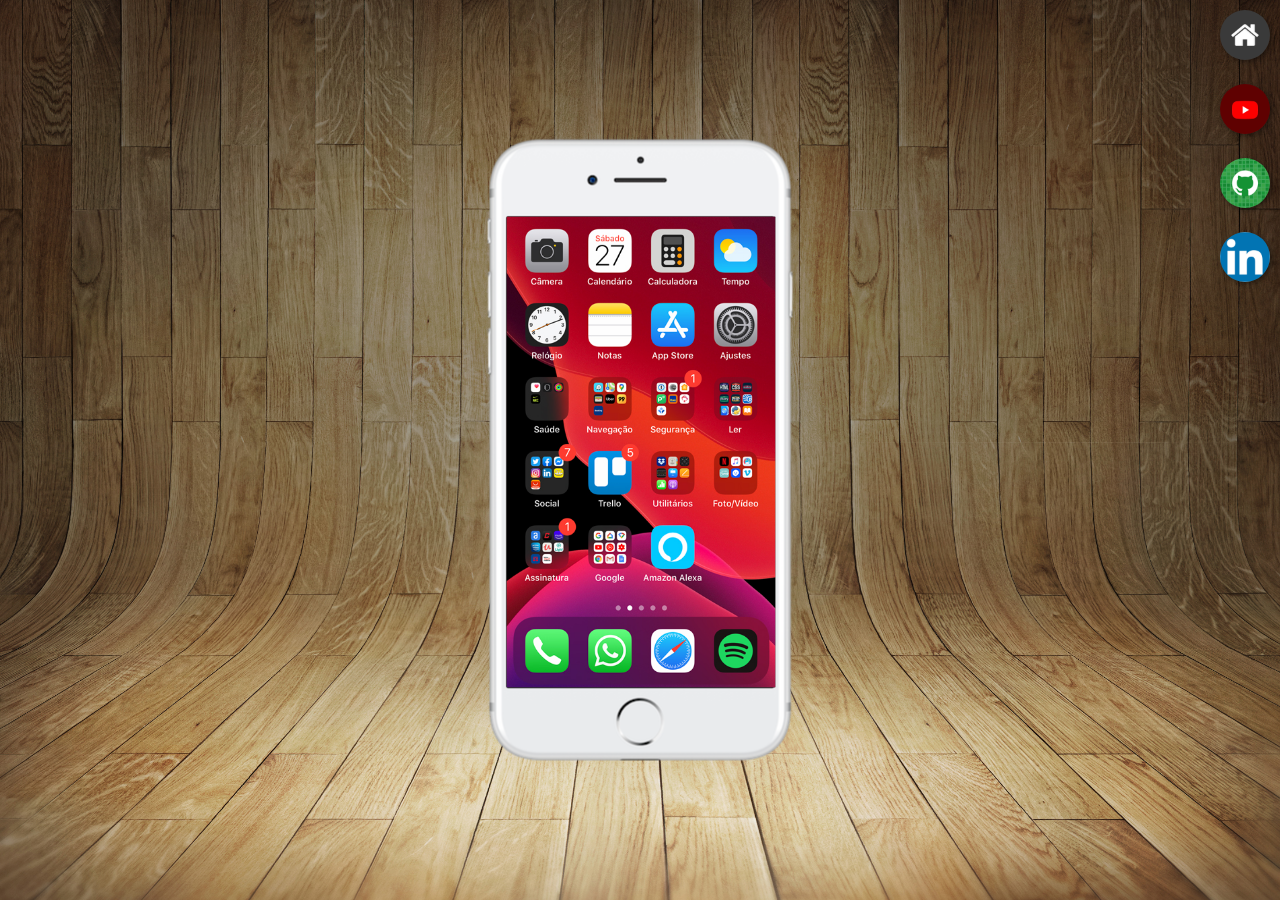
<file: index.html>
<!DOCTYPE html>
<html lang="en">
<head>
    <meta charset="UTF-8">
    <meta name="viewport" content="width=device-width, initial-scale=1.0">
    <title>Document</title>
    <link rel="shortcut icon" href="favicon.ico" type="image/x-icon">
    <link rel="stylesheet" href="stylos/style.css">
</head>
<body>
    <main>
        <section id="telefone">
            <iframe src="home.html" name="tela" id="tela" frameborder="0"><p>Seu navenador nao suprota</p></iframe>
        </section>
        <section id="redes-sociais">
            <a href="home.html" target="tela"> <img src="imagens/logo-home.jpg" alt="home"></a> <br>
            <a href="youtube.html" target="tela"><img src="imagens/logo-youtube.jpg" alt="youtube"></a> <br>
            <a href="github.html" target="tela"><img src="imagens/logo-github.jpg" alt="github"></a> <br>
            <a href="linkedin.html" target="tela"><img src="imagens/LinkedIn_logo-580x580.jpg" alt="linkedin"></a> <br>
        </section>
    </main>
</body>
</html>
</file>
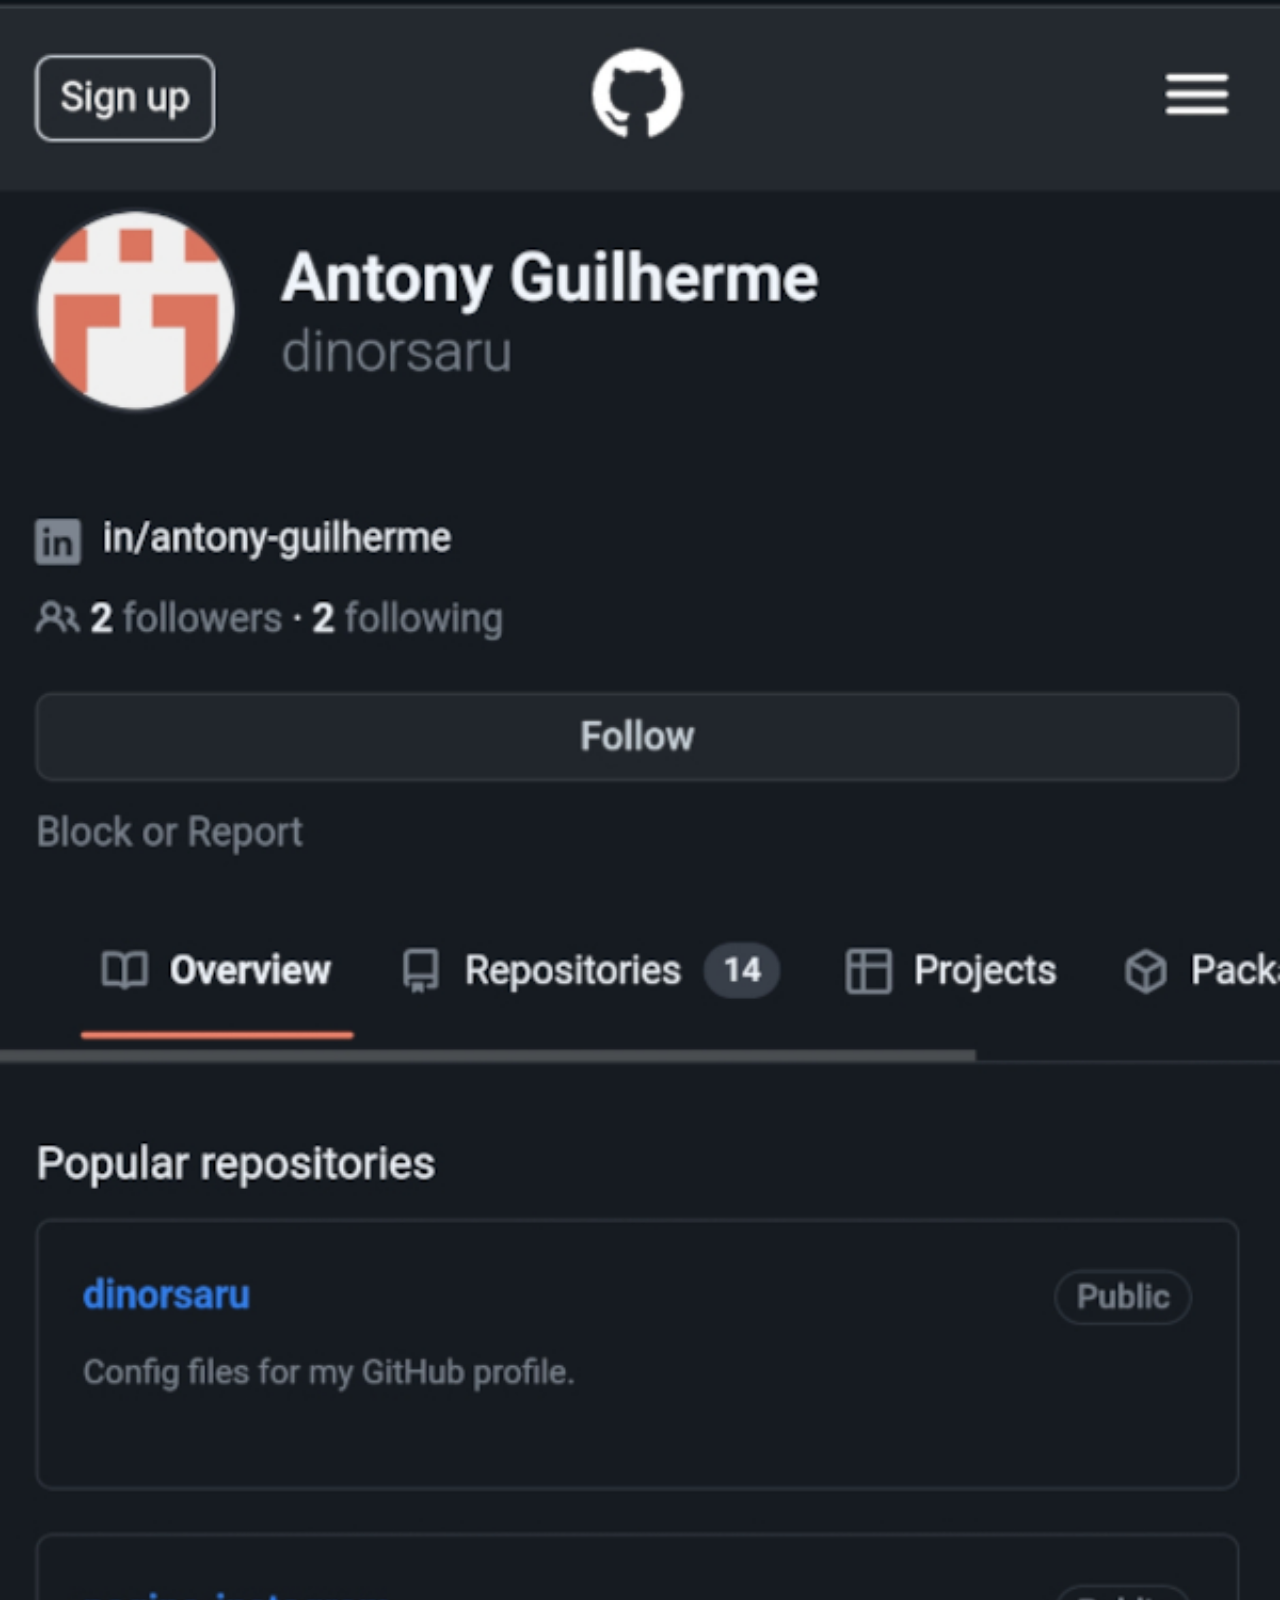
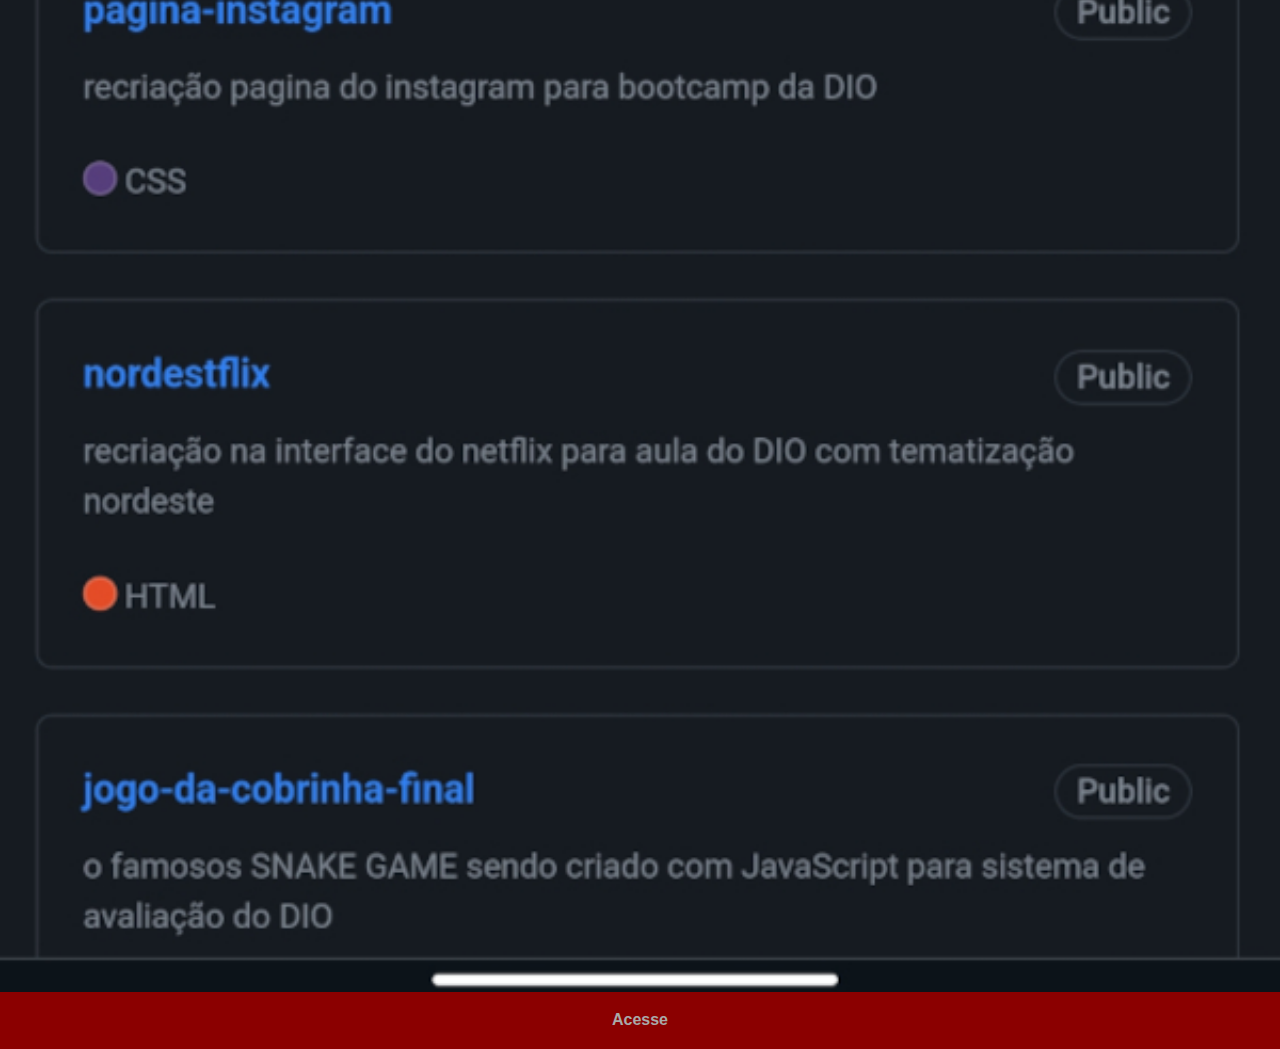
<file: github.html>
<!DOCTYPE html>
<html lang="pt-br">
<head>
    <meta charset="UTF-8">
    <meta name="viewport" content="width=device-width, initial-scale=1.0">
    <title>github</title>
    <link rel="stylesheet" href="stylos/socials.css">
</head>
<body>
    <img src="imagens/tela github guilherme.jpg" alt="github">
    <a href="https://github.com/dinorsaru" target="_blank">Acesse</a>
</body>
</html>
</file>
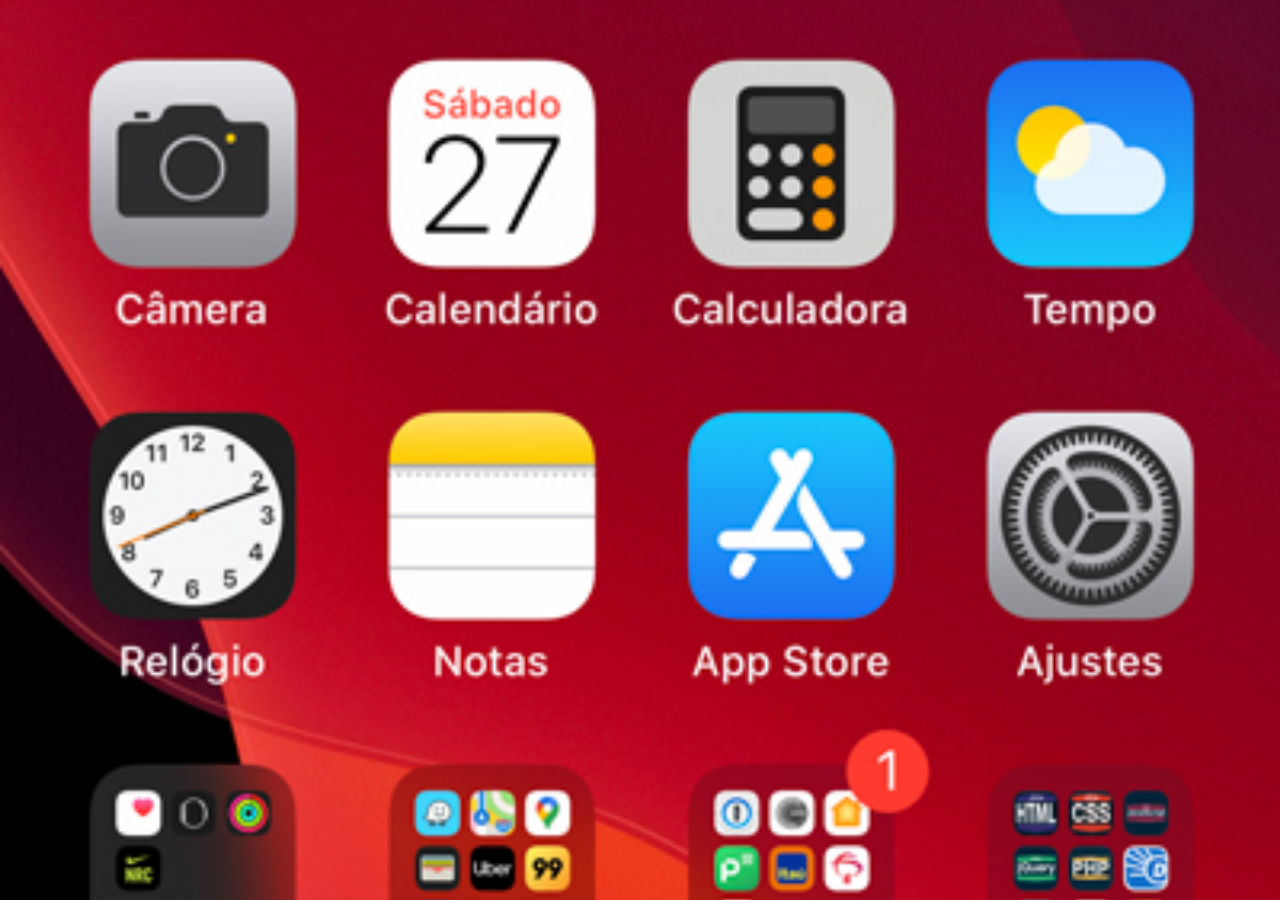
<file: home.html>
<!DOCTYPE html>
<html lang="pt-br">
<head>
    <meta charset="UTF-8">
    <meta name="viewport" content="width=device-width, initial-scale=1.0">
    <title>Document</title>
    <style>
        *{
            margin: 0px;
            padding: 0px;
        }

        ::-webkit-scrollbar{
            width: 0px;
            height: 0px;
        }
        
        body{
            width: 100vw;
            height: 100vh;
            background: black url(imagens/tela-home.jpg)no-repeat top center;
            background-size: cover;
        }
    </style>
</head>
<body>
    
</body>
</html>
</file>
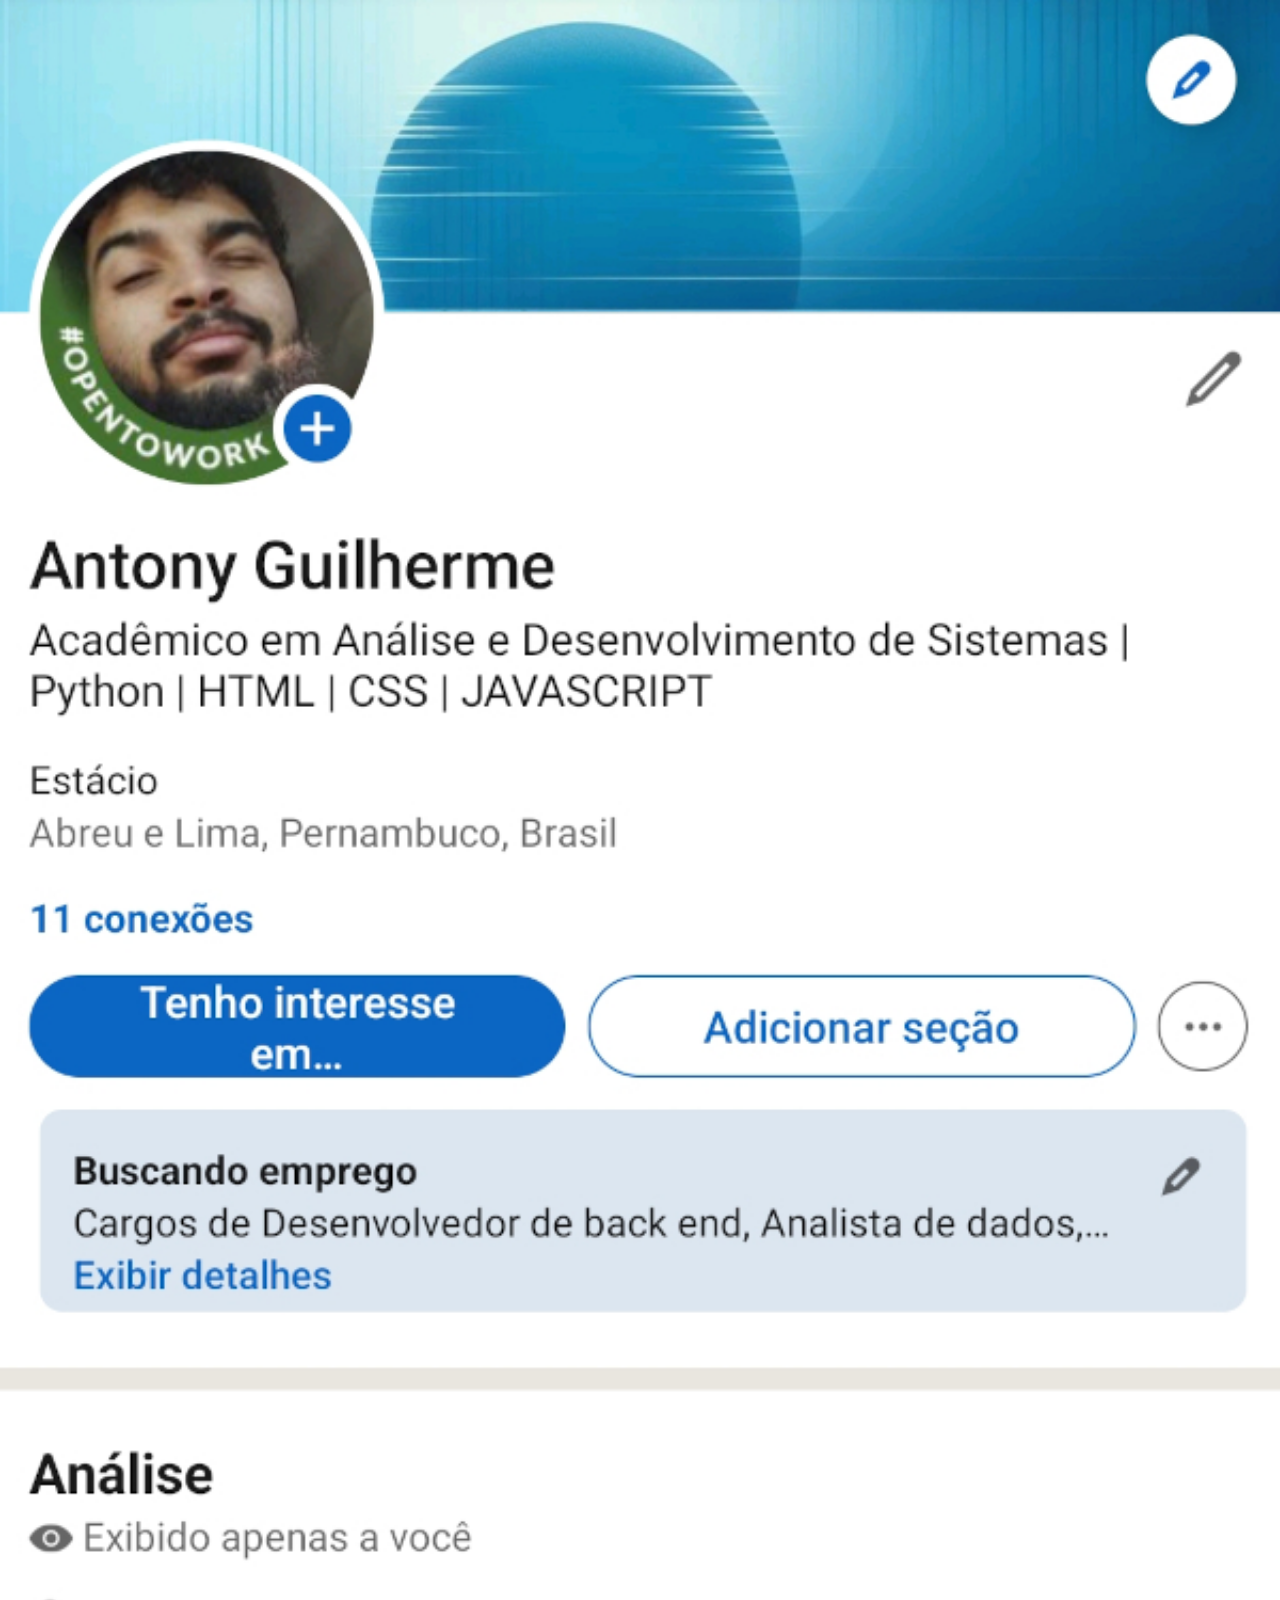
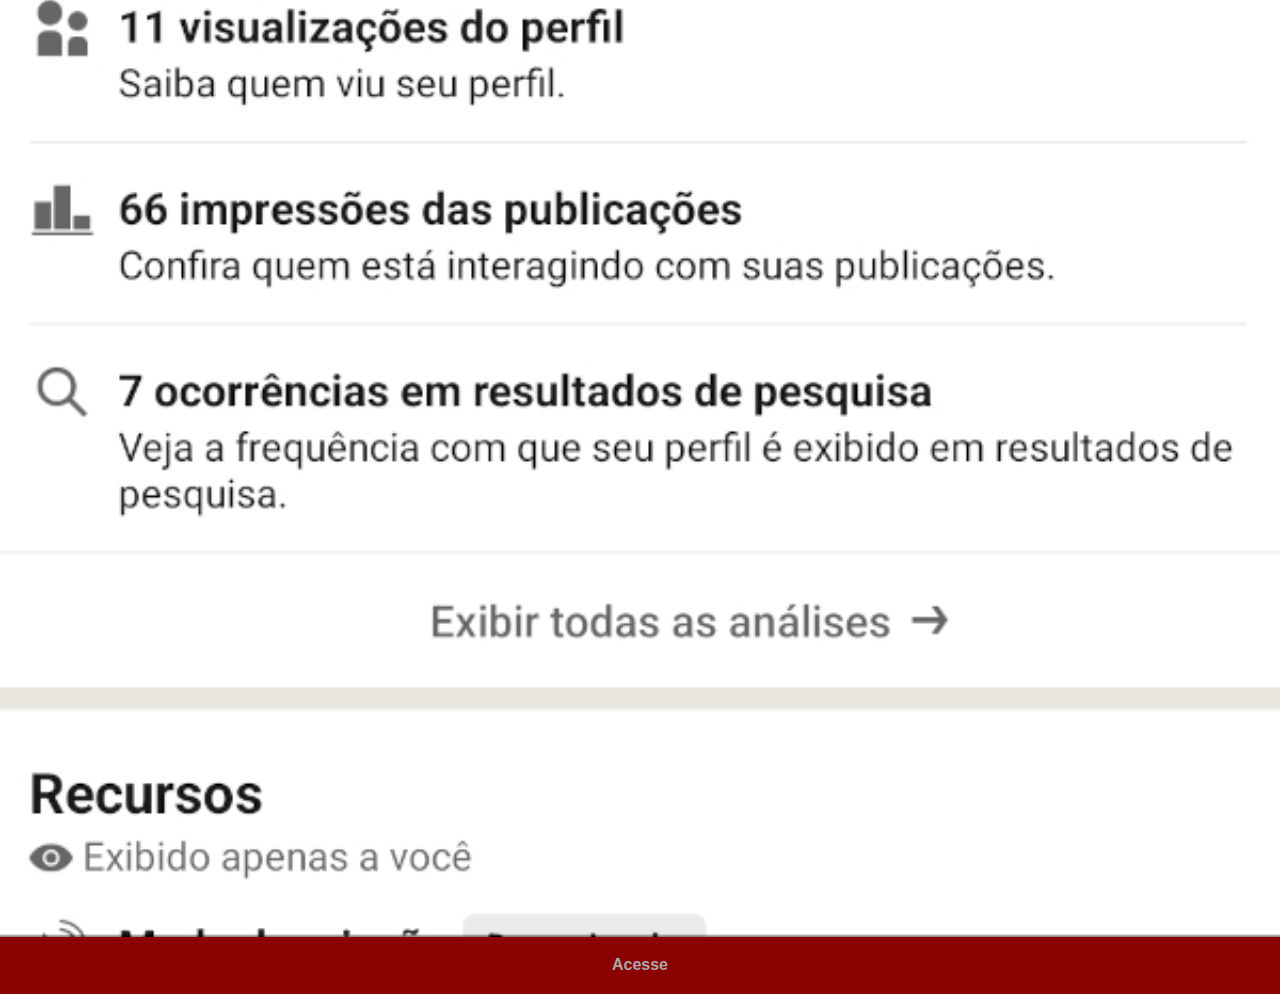
<file: linkedin.html>
<!DOCTYPE html>
<html lang="pt-br">
<head>
    <meta charset="UTF-8">
    <meta name="viewport" content="width=device-width, initial-scale=1.0">
    <title>linkedin</title>
    <link rel="stylesheet" href="stylos/socials.css">
</head>
<body>
    <img src="imagens/tela-linkedin.jpg" alt="linkedin">
    <a href="https://www.linkedin.com/in/antony-guilherme/" target="_blank">Acesse</a>
</body>
</html>
</file>
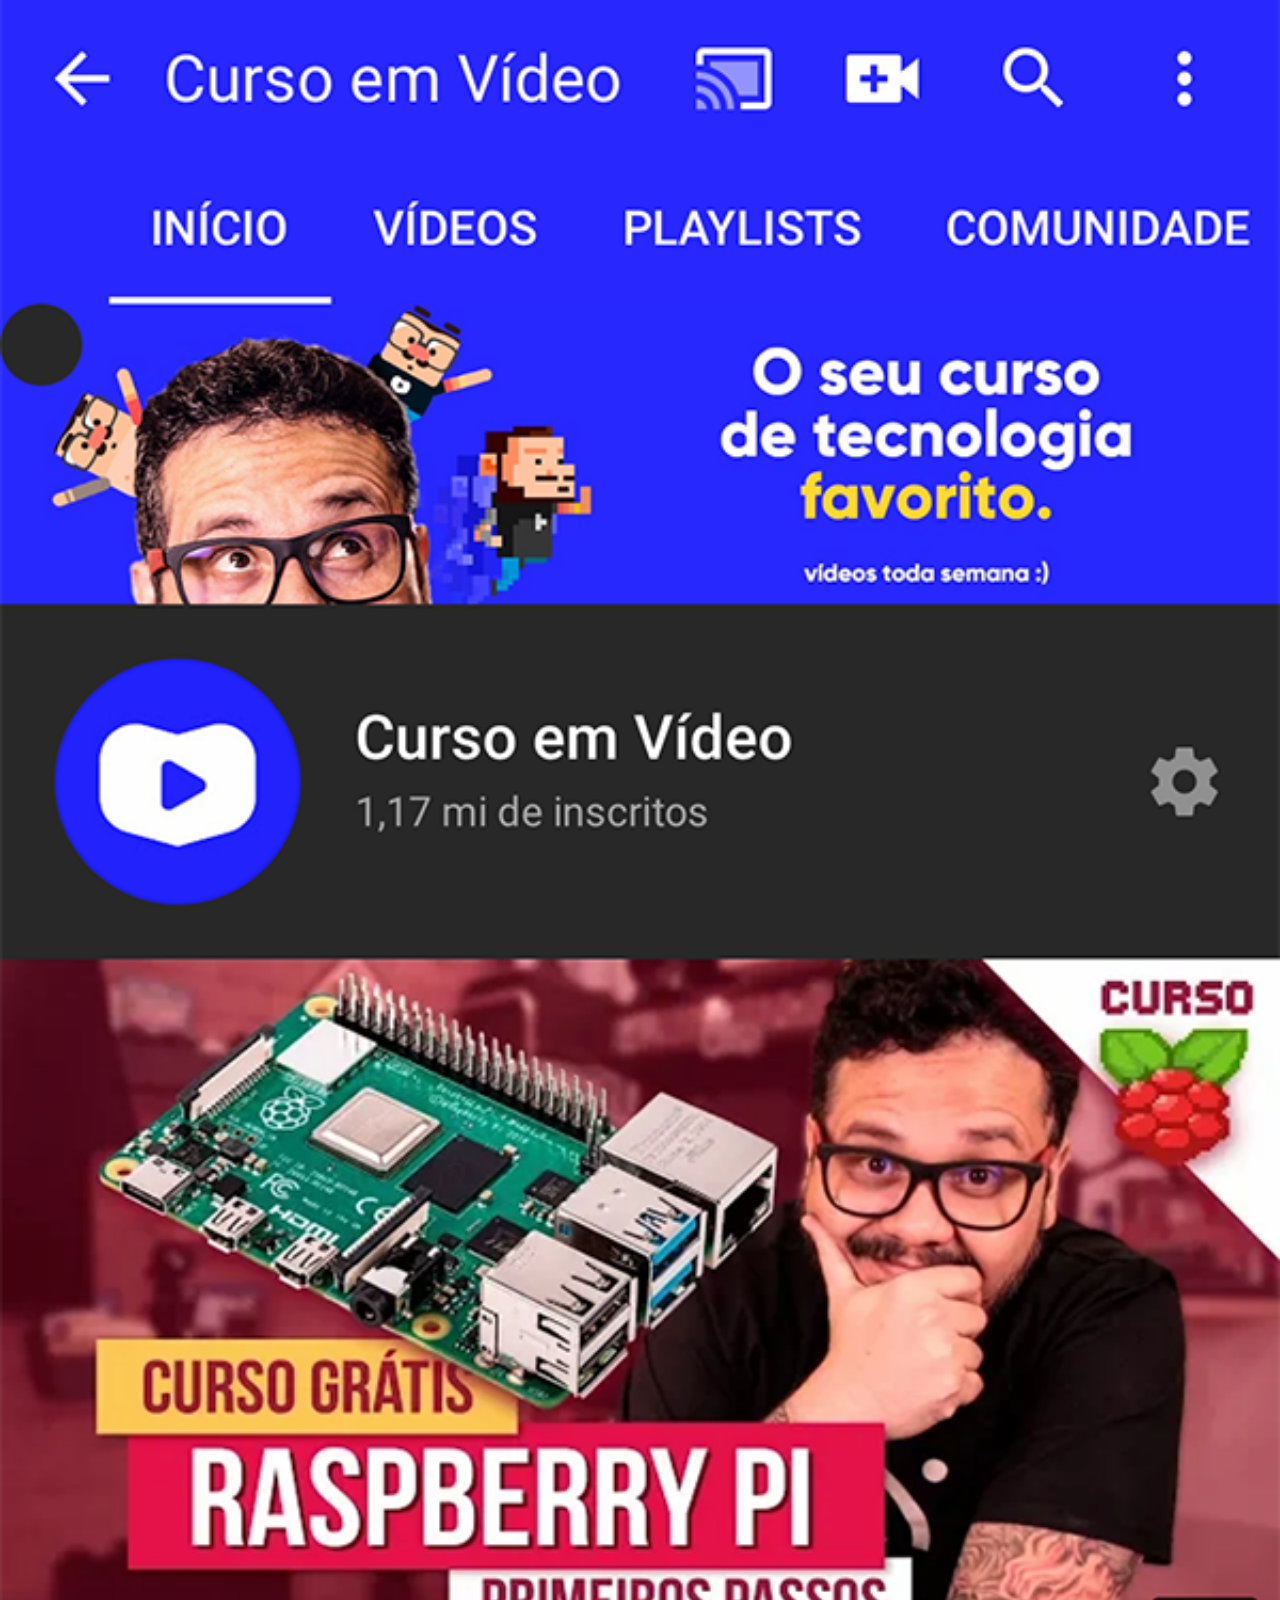
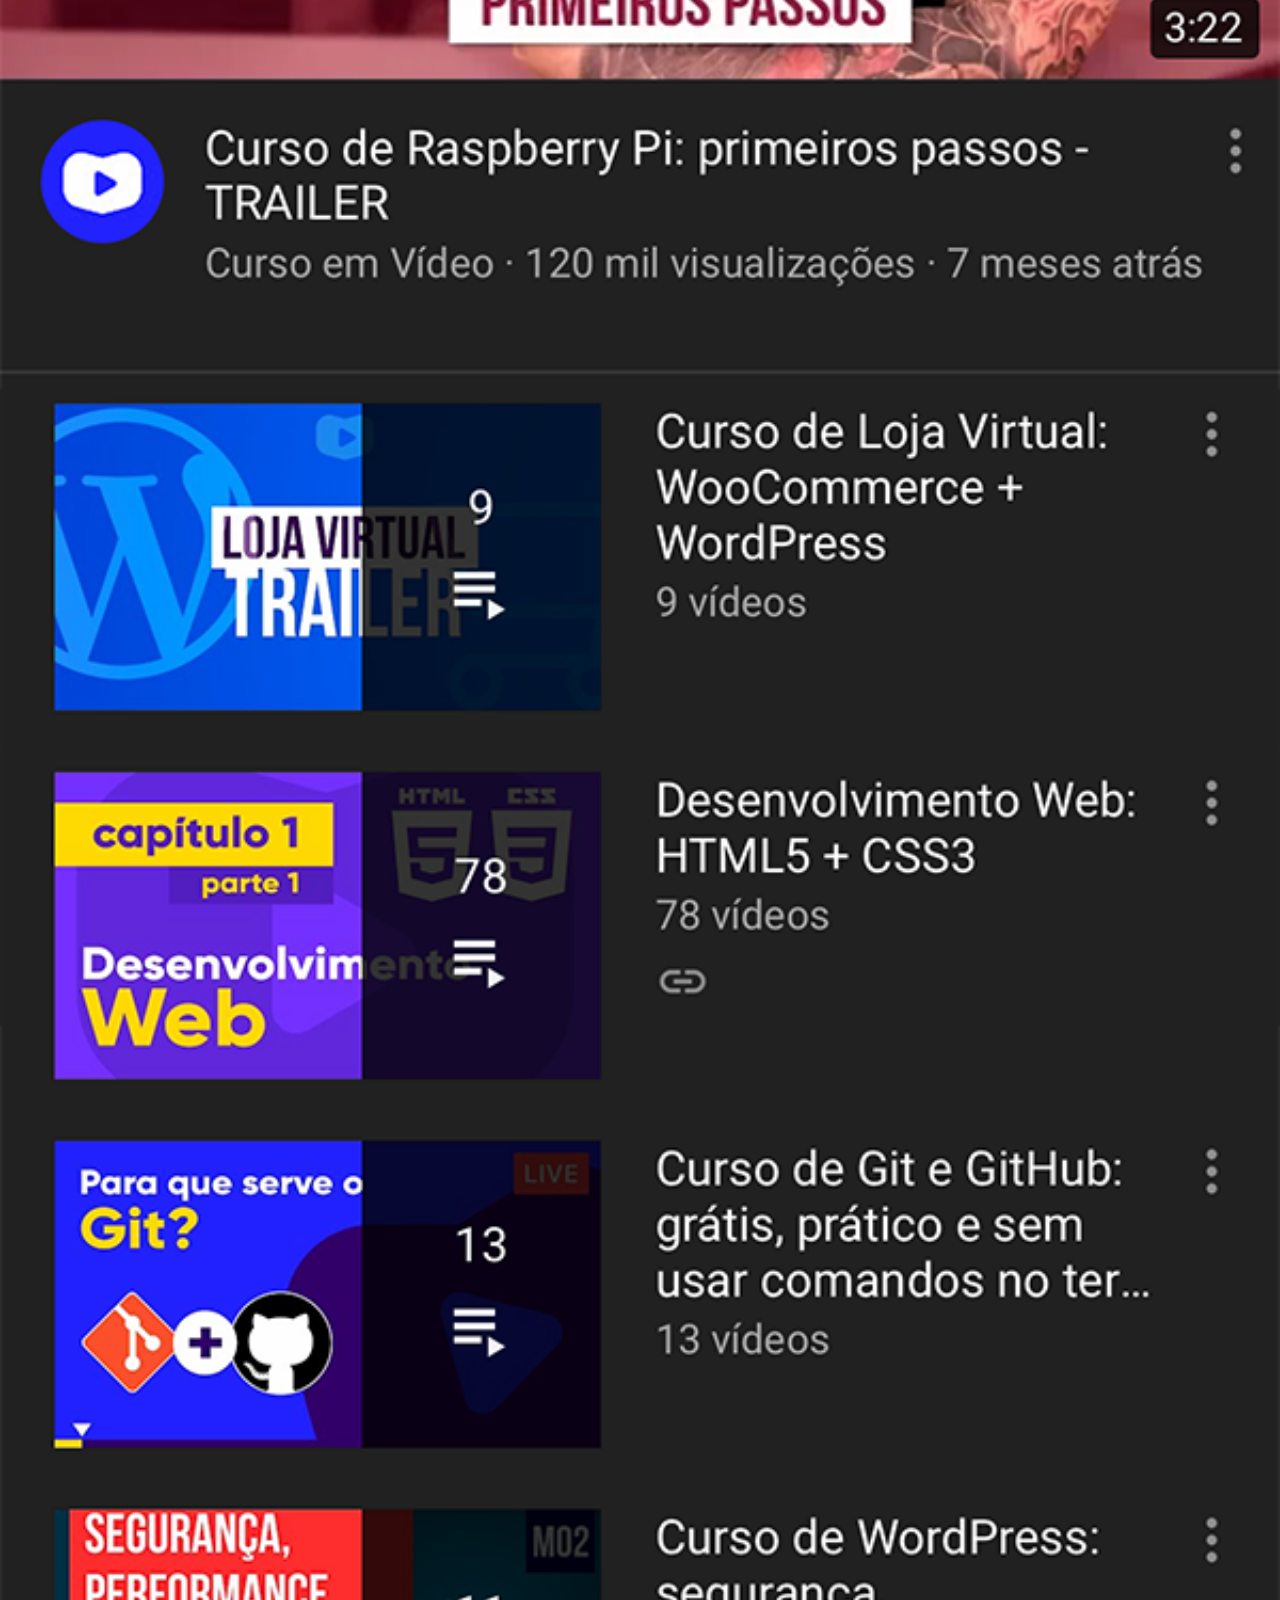
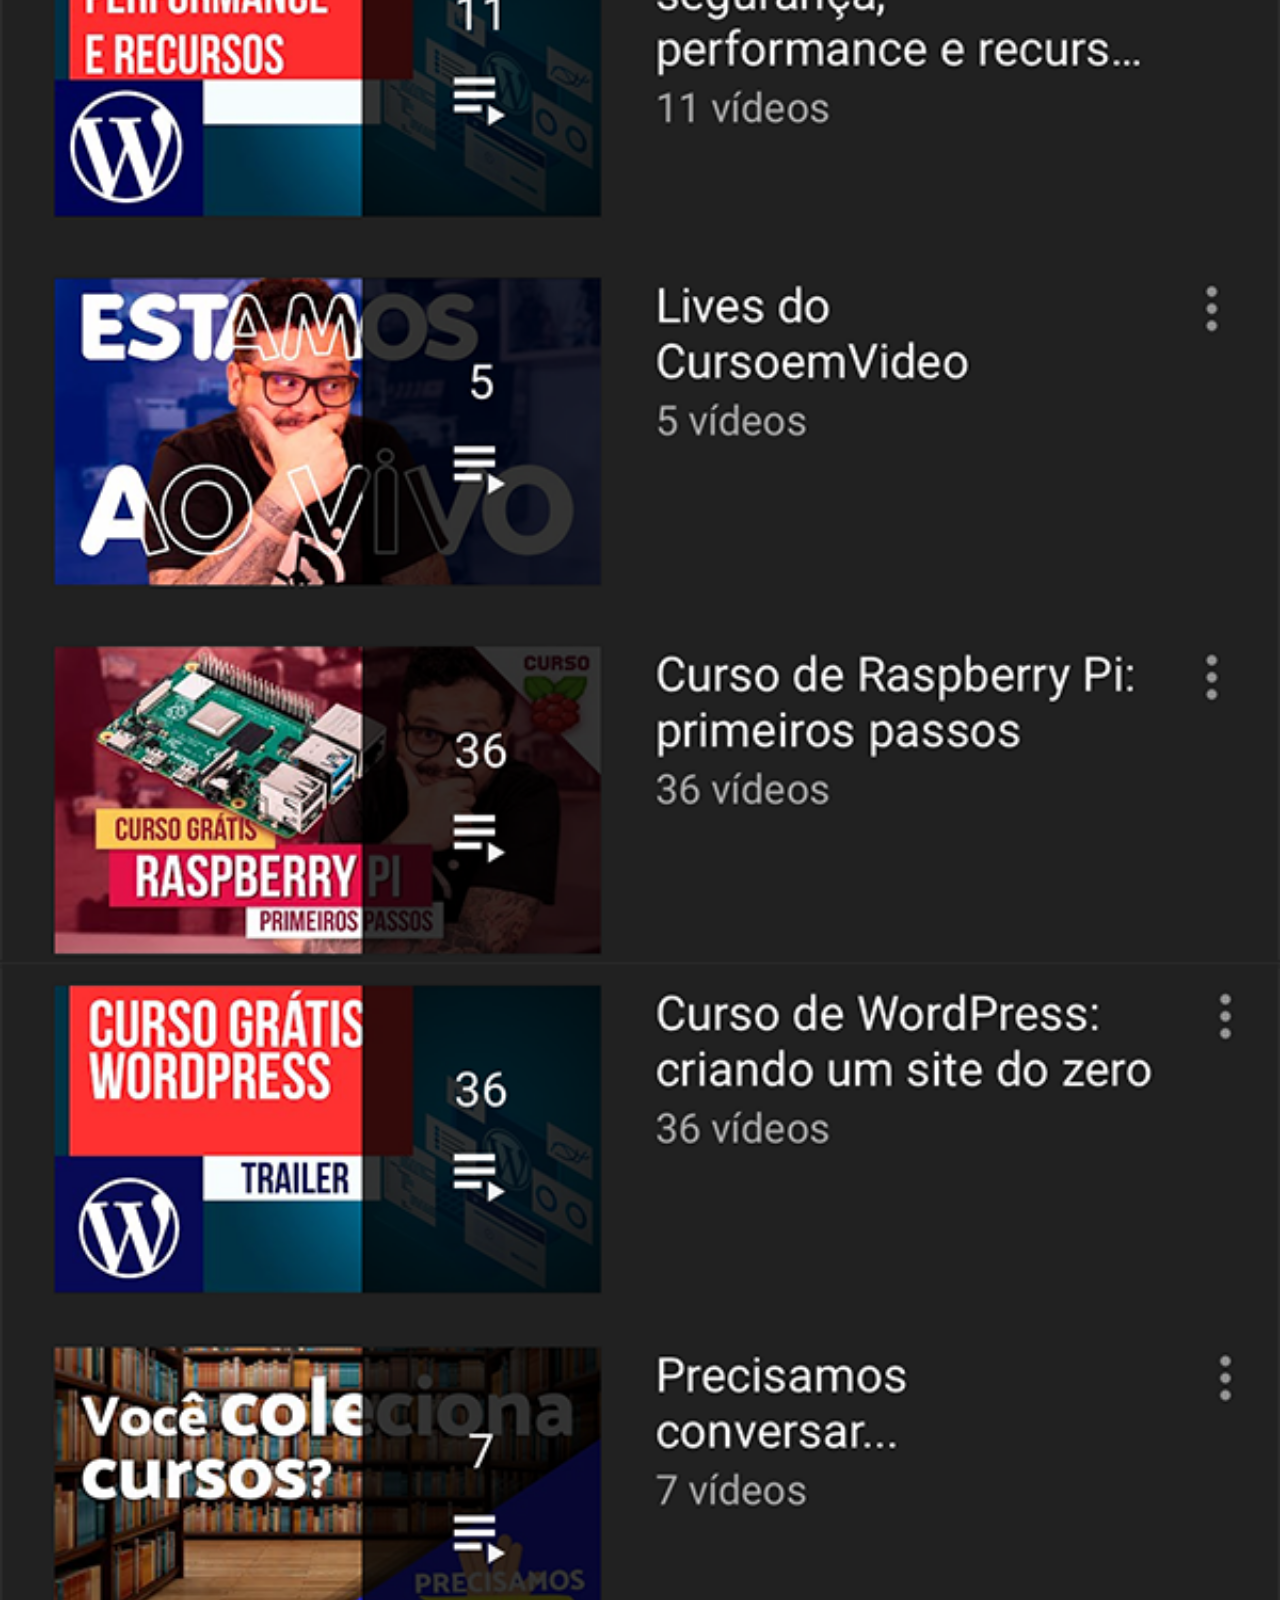
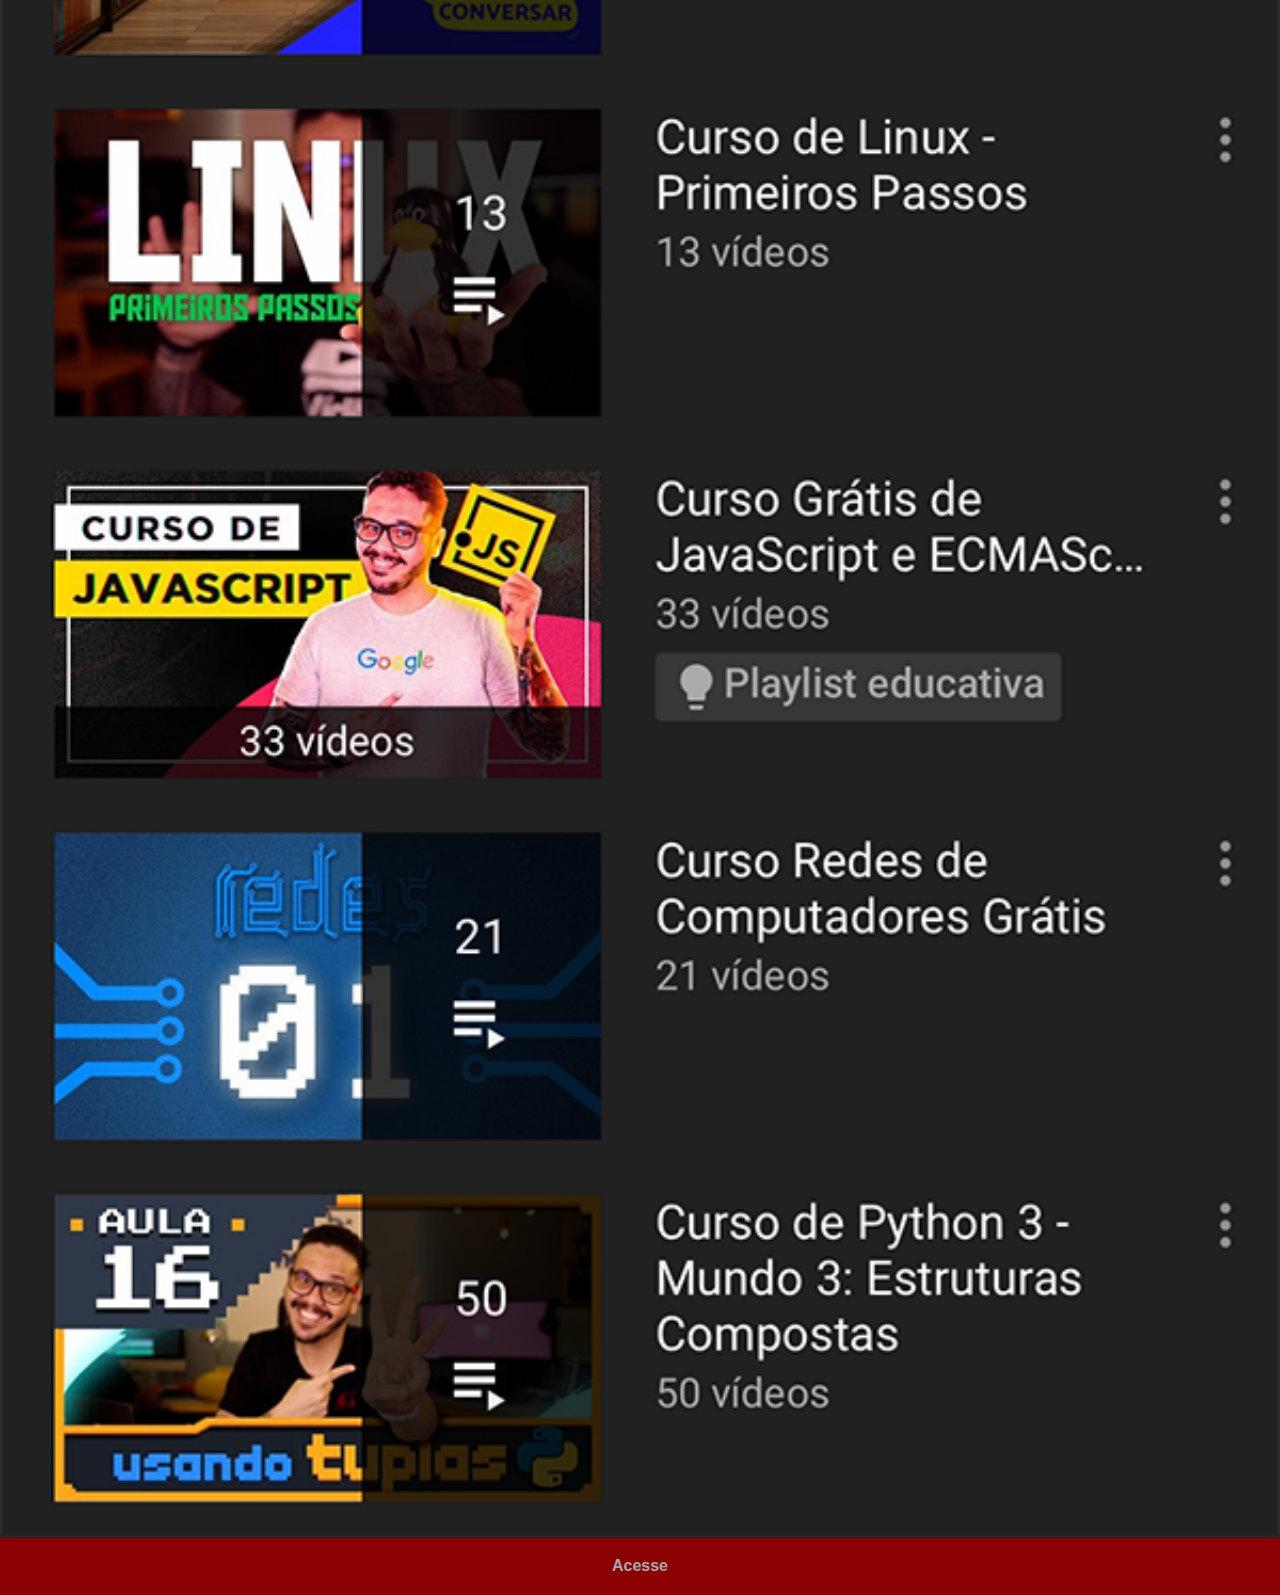
<file: youtube.html>
<!DOCTYPE html>
<html lang="pt-br">
<head>
    <meta charset="UTF-8">
    <meta name="viewport" content="width=device-width, initial-scale=1.0">
    <title>You Tube</title>
    <link rel="stylesheet" href="stylos/socials.css">
</head>
<body>
    <img src="imagens/tela-youtube.png" alt="you tube">
    <a href="https://www.cursoemvideo.com/curso/curso-html5-e-css3-modulo-4-de-5-40-horas/aulas/modulo-04-2/modulos/capitulo-23-aula-6-criando-as-paginas-de-cada-rede-social/" target="_blank">Acesse</a>
</body>
</html>
</file>
<file: stylos/style.css>
@charset "utff-8";

*{
    margin: 0px;
    padding: 0px;
    font-family: Arial, Helvetica, sans-serif;
}

html, body{
    height: 100vh;
    width: 100vw;
    background-color: black;
}
body{
    background: url(../imagens/fundo-madeira.jpg) no-repeat top center;
    background-size: cover;
    background-attachment: fixed;
}

main{
    height: 100vh;
    position: relative;
}

section#telefone{
    position: absolute;
    top: 50%;
    left: 50%;
    transform: translate(-50%, -50%);

    height: 627px;
    width: 311px;
    background: url(../imagens/frame-iphone.png) no-repeat;
}

iframe#tela{
    position: relative;
    top: 80px;
    left: 22px;
    width: 269px;
    height: 471px;
}

section#redes-sociais{
    text-align: right;
}

section#redes-sociais img{
    width: 50px;
    height: 50px;
    margin: 10px;
    border-radius: 50%;
    box-shadow: 2px 2px 5px rgba(0, 0, 0, 0.425);
    box-sizing: border-box;
}

section#redes-sociais img:hover{
    border: 2px solid rgba(255, 255, 255, 0.61);
    transform: translate(-4px, -4px);
    box-shadow: 5px 5px 10px rgba(0, 0, 0, 0.658);
    transition: transform .4s;
}
</file>
<file: stylos/socials.css>
*{
    margin: 0px;
    padding: 0px;
    font-family: Arial, Helvetica, sans-serif;
}

::-webkit-scrollbar{
    width: 0px;
    height: 0px;
}

img{
    width: 100vw;

}

a{
    margin-top: -5px;
    display: block;
    background-color: darkred;
    color: darkgrey;
    padding: 20px;
    text-align: center;
    font-weight: bolder;
    text-decoration: none;
}

a:hover{
    background-color: red;
    color: white;
}
</file>
